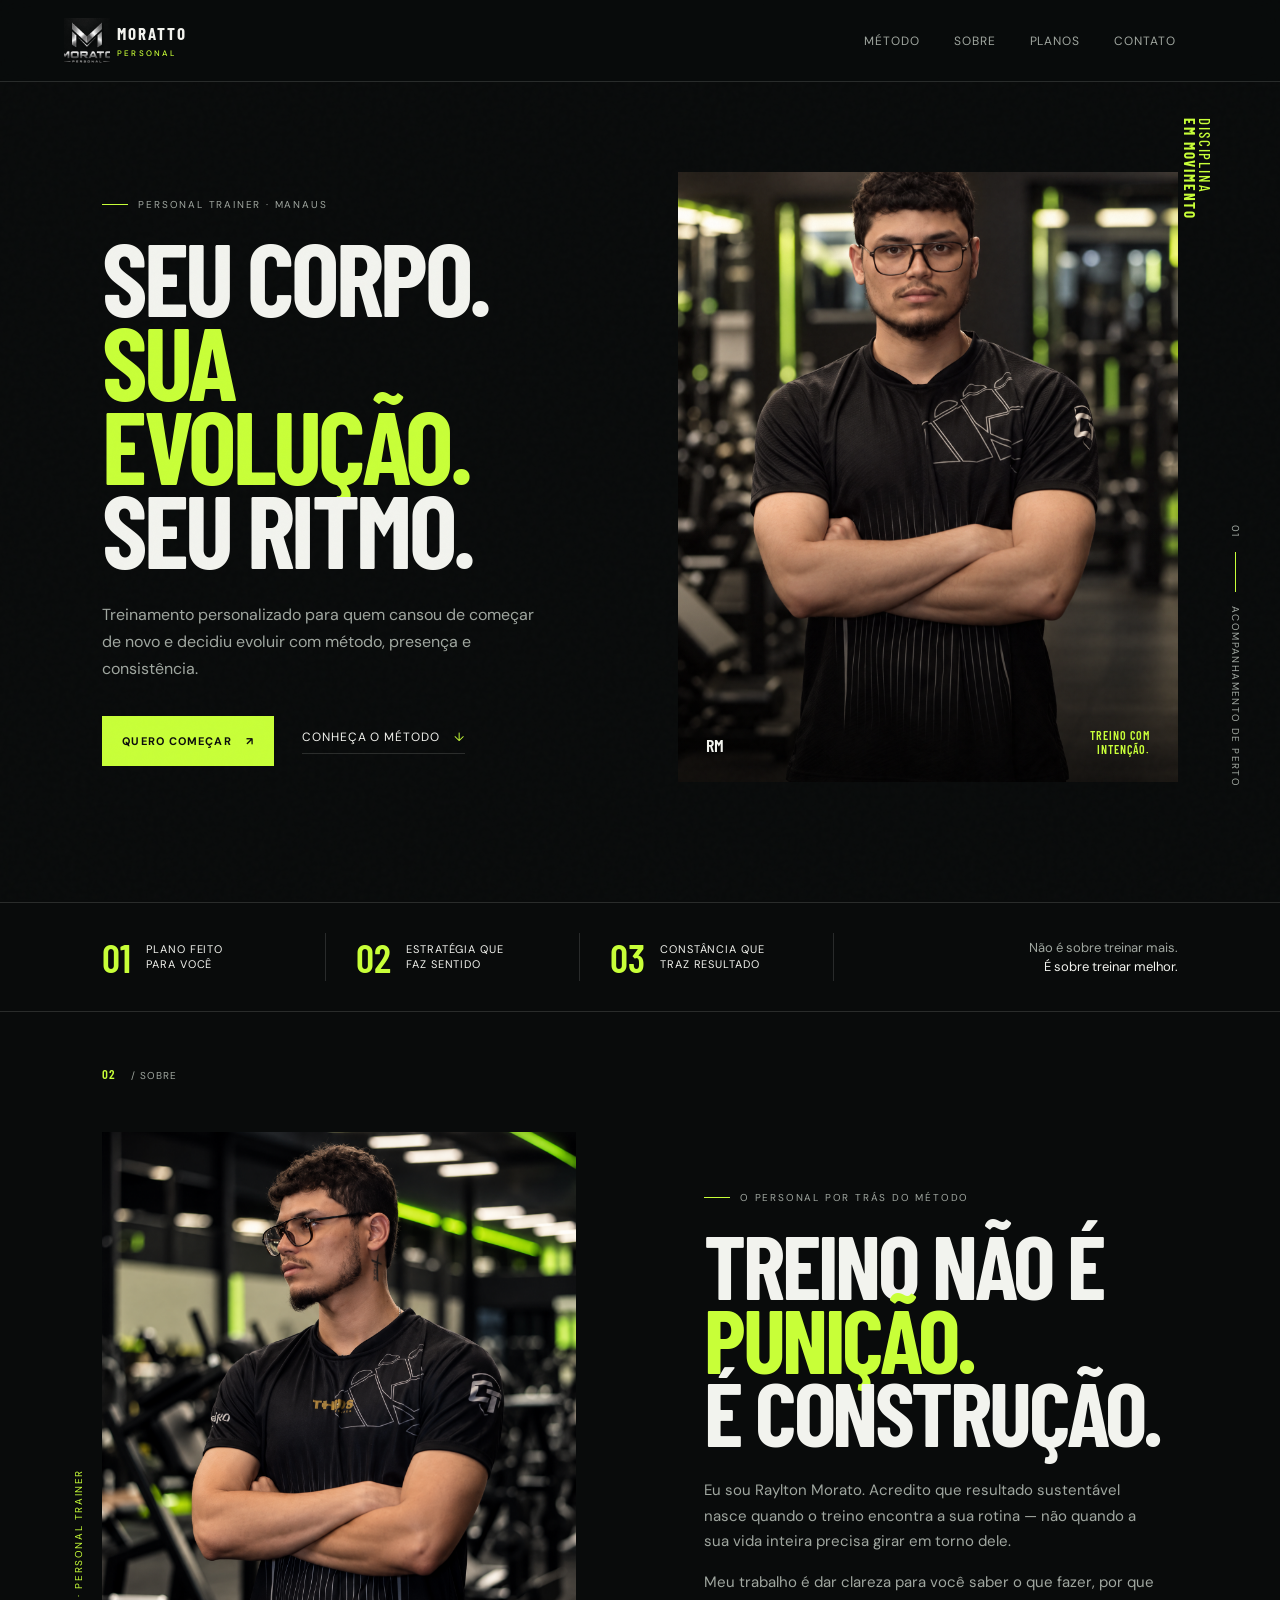
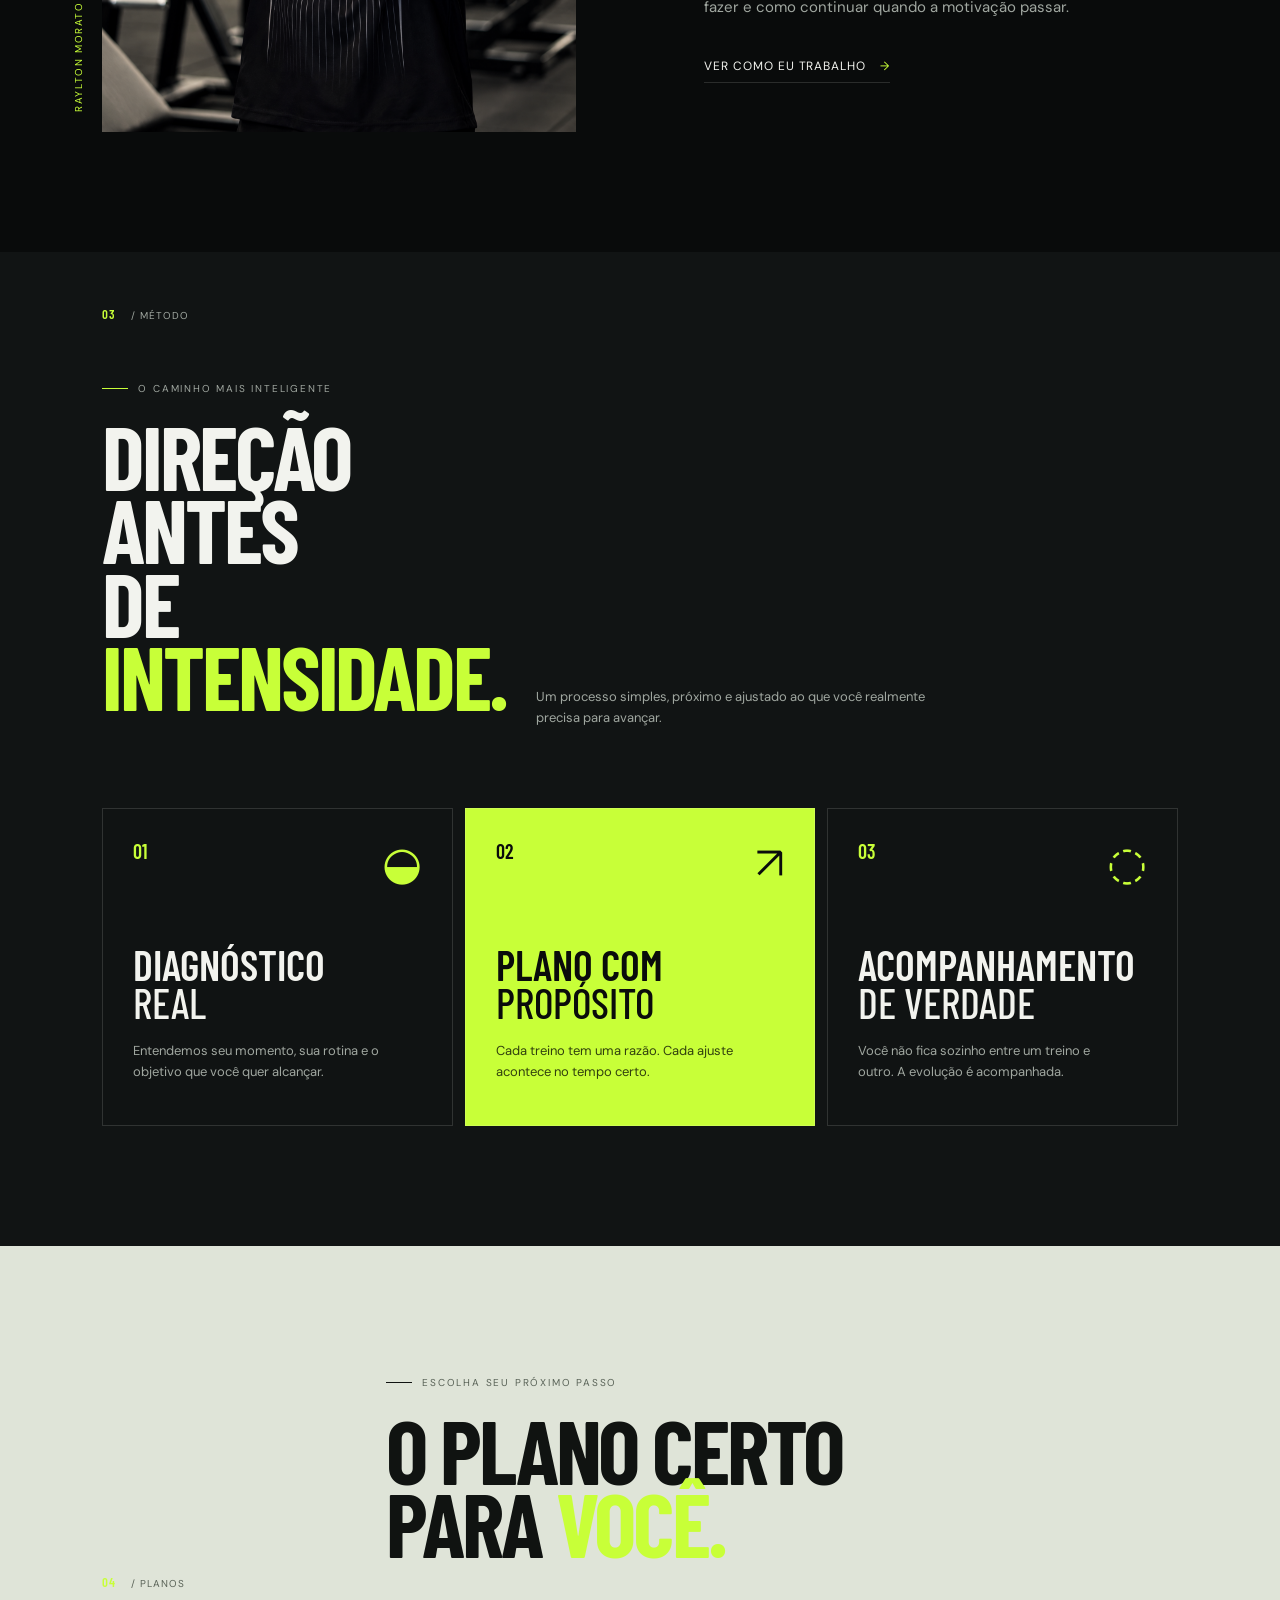
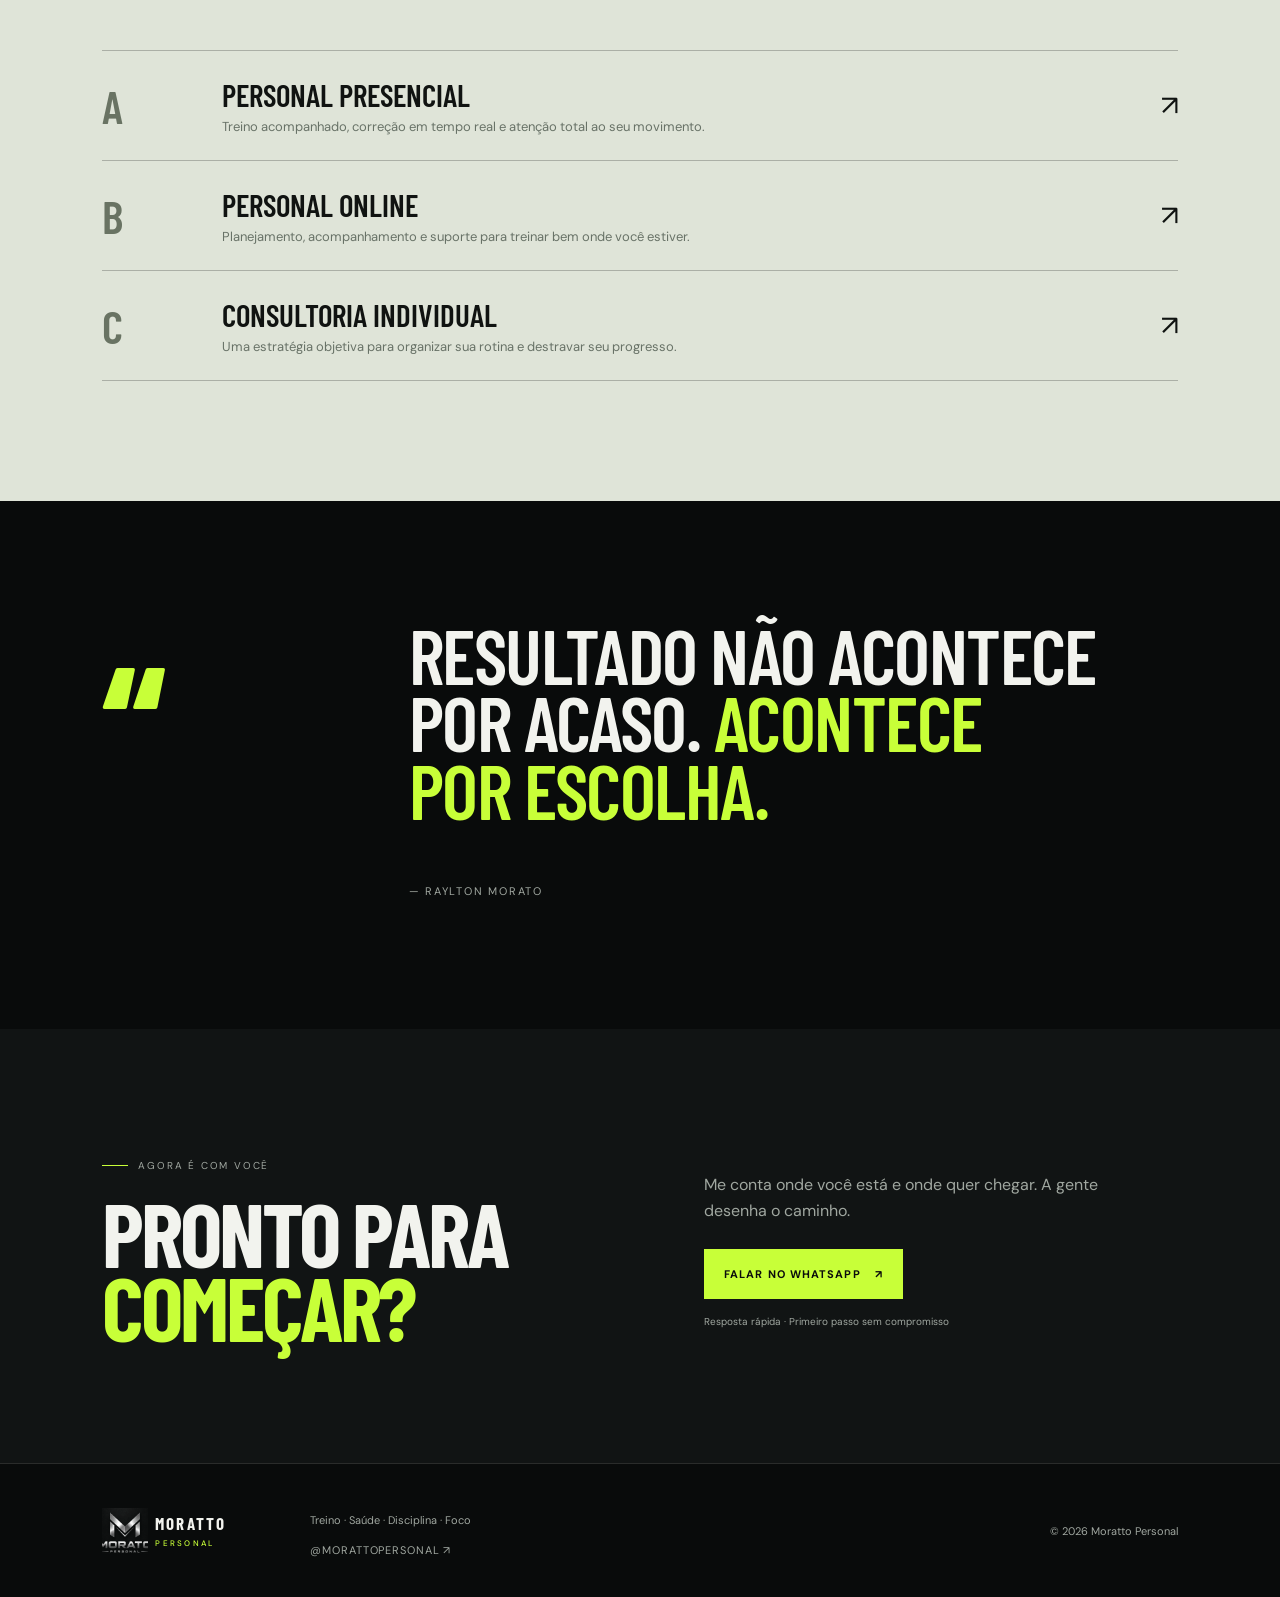
<file: index.html>
<!doctype html>
<html lang="pt-BR">
<head>
  <meta charset="utf-8"><meta name="viewport" content="width=device-width,initial-scale=1">
  <meta name="description" content="Moratto Personal — treinamento individual, estratégia e acompanhamento para evoluir com consistência.">
  <title>Moratto Personal — Evolua com direção</title>
  <link rel="icon" href="assets/favicon.svg" type="image/svg+xml">
  <link rel="preconnect" href="https://fonts.googleapis.com"><link rel="preconnect" href="https://fonts.gstatic.com" crossorigin>
  <link href="https://fonts.googleapis.com/css2?family=Barlow+Condensed:wght@500;600;700;800&family=DM+Sans:wght@400;500;700&display=swap" rel="stylesheet">
  <link rel="stylesheet" href="style.css">
</head>
<body>
  <div class="noise" aria-hidden="true"></div>
  <header class="site-header" id="top">
    <a class="brand" href="#top" aria-label="Moratto Personal, início"><img src="assets/moratto-logo-crop.jpg" alt=""><span><strong>MORATTO</strong><small>PERSONAL</small></span></a>
    <nav class="main-nav" aria-label="Navegação principal">
      <a href="#metodo">Método</a><a href="#sobre">Sobre</a><a href="#planos">Planos</a><a href="#contato">Contato</a>
    </nav>
    <button class="menu-toggle" type="button" aria-label="Abrir menu" aria-expanded="false"><span></span><span></span></button>
  </header>
  <main>
    <section class="hero section-pad">
      <div class="hero-copy reveal"><p class="kicker"><span></span> PERSONAL TRAINER · MANAUS</p><h1>Seu corpo.<br><em>Sua evolução.</em><br>Seu ritmo.</h1><p class="hero-text">Treinamento personalizado para quem cansou de começar de novo e decidiu evoluir com método, presença e consistência.</p><div class="hero-actions"><a class="button button-lime" href="#contato">Quero começar <span>↗</span></a><a class="text-link" href="#metodo">Conheça o método <span>↓</span></a></div></div>
      <div class="hero-media reveal delay-1"><div class="image-frame"><img src="assets/raylton-hero-enhanced.png" alt="Raylton Morato em um ambiente de treino" fetchpriority="high"><div class="image-caption"><span>RM</span><span>Treino com<br>intenção.</span></div></div><div class="hero-stamp">DISCIPLINA<br><strong>EM MOVIMENTO</strong></div></div>
      <div class="hero-side-note">01 <span></span> ACOMPANHAMENTO DE PERTO</div>
    </section>
    <section class="proof-strip"><div><strong>01</strong><span>Plano feito<br>para você</span></div><div><strong>02</strong><span>Estratégia que<br>faz sentido</span></div><div><strong>03</strong><span>Constância que<br>traz resultado</span></div><p>Não é sobre treinar mais.<br><em>É sobre treinar melhor.</em></p></section>
    <section class="about section-pad" id="sobre"><div class="section-index">02 <span>/ SOBRE</span></div><div class="about-visual reveal"><img src="assets/raylton-about-enhanced.png" alt="Raylton Morato, personal trainer"><div class="vertical-label">RAYLTON MORATO · PERSONAL TRAINER</div></div><div class="about-copy reveal delay-1"><p class="kicker"><span></span> O PERSONAL POR TRÁS DO MÉTODO</p><h2>Treino não é<br><em>punição.</em><br>É construção.</h2><p>Eu sou Raylton Morato. Acredito que resultado sustentável nasce quando o treino encontra a sua rotina — não quando a sua vida inteira precisa girar em torno dele.</p><p>Meu trabalho é dar clareza para você saber o que fazer, por que fazer e como continuar quando a motivação passar.</p><a class="text-link" href="#metodo">Ver como eu trabalho <span>→</span></a></div></section>
    <section class="method section-pad" id="metodo"><div class="method-top"><div class="section-index">03 <span>/ MÉTODO</span></div><div><p class="kicker"><span></span> O CAMINHO MAIS INTELIGENTE</p><h2>Direção antes<br>de <em>intensidade.</em></h2></div><p class="method-intro">Um processo simples, próximo e ajustado ao que você realmente precisa para avançar.</p></div><div class="method-grid"><article class="method-card reveal"><span class="card-number">01</span><div class="line-icon">◒</div><h3>Diagnóstico<br><em>real</em></h3><p>Entendemos seu momento, sua rotina e o objetivo que você quer alcançar.</p></article><article class="method-card featured reveal delay-1"><span class="card-number">02</span><div class="line-icon">↗</div><h3>Plano com<br><em>propósito</em></h3><p>Cada treino tem uma razão. Cada ajuste acontece no tempo certo.</p></article><article class="method-card reveal delay-2"><span class="card-number">03</span><div class="line-icon">◌</div><h3>Acompanhamento<br><em>de verdade</em></h3><p>Você não fica sozinho entre um treino e outro. A evolução é acompanhada.</p></article></div></section>
    <section class="plans section-pad" id="planos"><div class="section-heading"><div class="section-index">04 <span>/ PLANOS</span></div><div><p class="kicker"><span></span> ESCOLHA SEU PRÓXIMO PASSO</p><h2>O plano certo<br>para <em>você.</em></h2></div></div><div class="plan-list"><article class="plan reveal"><span class="plan-id">A</span><div><h3>Personal presencial</h3><p>Treino acompanhado, correção em tempo real e atenção total ao seu movimento.</p></div><a href="#contato" aria-label="Conhecer Personal presencial">↗</a></article><article class="plan reveal delay-1"><span class="plan-id">B</span><div><h3>Personal online</h3><p>Planejamento, acompanhamento e suporte para treinar bem onde você estiver.</p></div><a href="#contato" aria-label="Conhecer Personal online">↗</a></article><article class="plan reveal delay-2"><span class="plan-id">C</span><div><h3>Consultoria individual</h3><p>Uma estratégia objetiva para organizar sua rotina e destravar seu progresso.</p></div><a href="#contato" aria-label="Conhecer Consultoria individual">↗</a></article></div></section>
    <section class="quote section-pad"><div class="quote-mark">“</div><blockquote>Resultado não acontece<br>por acaso. <em>Acontece<br>por escolha.</em></blockquote><p>— RAYLTON MORATO</p></section>
    <section class="contact section-pad" id="contato"><div class="contact-inner"><div><p class="kicker"><span></span> AGORA É COM VOCÊ</p><h2>Pronto para<br><em>começar?</em></h2></div><div class="contact-action"><p>Me conta onde você está e onde quer chegar. A gente desenha o caminho.</p><a class="button button-lime" href="https://wa.me/5500000000000" target="_blank" rel="noopener">Falar no WhatsApp <span>↗</span></a><small>Resposta rápida · Primeiro passo sem compromisso</small></div></div></section>
  </main>
  <footer class="site-footer"><a class="brand" href="#top"><img src="assets/moratto-logo-crop.jpg" alt=""><span><strong>MORATTO</strong><small>PERSONAL</small></span></a><div><p>Treino · Saúde · Disciplina · Foco</p><a href="https://instagram.com/morattopersonal" target="_blank" rel="noopener">@morattopersonal ↗</a></div><p class="copyright">© 2026 Moratto Personal</p></footer>
  <script src="script.js"></script>
</body>
</html>
</file>
<file: style.css>
@import url('https://fonts.googleapis.com/css2?family=Barlow+Condensed:wght@500;600;700;800&family=DM+Sans:wght@400;500;700&display=swap');
:root{--bg:#090b0b;--panel:#111414;--ink:#f2f3ee;--muted:#a0a7a0;--lime:#c8ff38;--line:rgba(242,243,238,.14);--condensed:'Barlow Condensed',sans-serif;--sans:'DM Sans',sans-serif}*{box-sizing:border-box}html{scroll-behavior:smooth}body{margin:0;background:var(--bg);color:var(--ink);font-family:var(--sans);overflow-x:hidden}.noise{position:fixed;inset:0;z-index:10;pointer-events:none;opacity:.04;background-image:url("data:image/svg+xml,%3Csvg viewBox='0 0 180 180' xmlns='http://www.w3.org/2000/svg'%3E%3Cfilter id='n'%3E%3CfeTurbulence type='fractalNoise' baseFrequency='.9' numOctaves='4' stitchTiles='stitch'/%3E%3C/filter%3E%3Crect width='100%25' height='100%25' filter='url(%23n)' opacity='.45'/%3E%3C/svg%3E")}.site-header{height:82px;display:flex;align-items:center;justify-content:space-between;padding:0 5vw;border-bottom:1px solid var(--line);position:relative;z-index:20;background:rgba(9,11,11,.82);backdrop-filter:blur(16px)}.brand{display:flex;width:178px;height:52px;overflow:hidden;align-items:center;gap:7px;text-decoration:none}.brand img{width:46px;height:46px;object-fit:cover;object-position:center;mix-blend-mode:screen}.brand span{display:flex;flex-direction:column;line-height:.85}.brand strong{font:700 17px var(--condensed);letter-spacing:.12em;color:var(--ink)}.brand small{font:500 8px var(--sans);letter-spacing:.28em;color:var(--lime);margin-top:5px}.main-nav{display:flex;gap:34px;margin-left:auto;margin-right:40px}.main-nav a,.text-link,.site-footer a{color:var(--ink);text-decoration:none;font-size:12px;letter-spacing:.08em;text-transform:uppercase}.main-nav a{color:var(--muted);transition:color .2s}.main-nav a:hover,.site-footer a:hover{color:var(--lime)}.header-cta{border:1px solid var(--line);color:var(--ink);text-decoration:none;padding:12px 16px;font-size:11px;text-transform:uppercase;letter-spacing:.08em}.header-cta span,.button span{color:var(--lime);margin-left:14px}.menu-toggle{display:none;background:transparent;border:0}.section-pad{padding:120px 8vw;position:relative}.hero{min-height:740px;display:grid;grid-template-columns:1fr 1fr;gap:6vw;align-items:center;padding-top:90px}.kicker{font-size:10px;color:var(--muted);letter-spacing:.18em;text-transform:uppercase;display:flex;align-items:center;gap:10px}.kicker span{width:26px;height:1px;background:var(--lime);display:inline-block}.hero h1,.about h2,.method h2,.plans h2,.contact h2{font:700 clamp(64px,8vw,126px)/.82 var(--condensed);letter-spacing:-.035em;text-transform:uppercase;margin:24px 0 30px}.hero h1 em,.about h2 em,.method h2 em,.plans h2 em,.contact h2 em,.quote em{font-style:normal;color:var(--lime)}.hero-text{font-size:16px;line-height:1.7;color:var(--muted);max-width:450px}.hero-actions{display:flex;align-items:center;gap:28px;margin-top:34px}.button{display:inline-flex;align-items:center;text-decoration:none;text-transform:uppercase;font-size:11px;letter-spacing:.1em;font-weight:700;padding:18px 20px}.button-lime{background:var(--lime);color:#0b0d0c}.button-lime span{color:#0b0d0c}.text-link{border-bottom:1px solid var(--line);padding-bottom:8px}.text-link span{color:var(--lime);margin-left:10px}.hero-media{position:relative}.image-frame{height:610px;position:relative;overflow:hidden;background:#1a1d1c}.image-frame:after{content:'';position:absolute;inset:0;background:linear-gradient(180deg,transparent 55%,rgba(0,0,0,.75))}.image-frame img{width:100%;height:100%;object-fit:cover;object-position:center;filter:saturate(.85)}.image-caption{position:absolute;z-index:2;bottom:26px;left:28px;right:28px;display:flex;justify-content:space-between;align-items:end;font:600 18px var(--condensed);text-transform:uppercase}.image-caption span:last-child{text-align:right;letter-spacing:.08em;font-size:12px;color:var(--lime)}.hero-stamp{position:absolute;right:-34px;top:48px;color:var(--lime);font:500 15px/1 var(--condensed);letter-spacing:.12em;transform:rotate(90deg);transform-origin:right top}.hero-side-note{position:absolute;right:3vw;bottom:115px;color:var(--muted);font-size:10px;letter-spacing:.14em;writing-mode:vertical-rl;display:flex;gap:14px;align-items:center}.hero-side-note span{height:40px;width:1px;background:var(--lime)}.proof-strip{border-top:1px solid var(--line);border-bottom:1px solid var(--line);display:grid;grid-template-columns:repeat(3,1fr) 1.4fr;padding:30px 8vw;gap:30px}.proof-strip div{display:flex;align-items:center;gap:15px;border-right:1px solid var(--line)}.proof-strip strong{font:600 40px var(--condensed);color:var(--lime)}.proof-strip span{font-size:11px;text-transform:uppercase;line-height:1.35;letter-spacing:.08em}.proof-strip p{margin:0;align-self:center;text-align:right;color:var(--muted);font-size:13px;line-height:1.5}.proof-strip em{color:var(--ink);font-style:normal}.section-index{font:600 13px var(--condensed);color:var(--lime);letter-spacing:.08em}.section-index span{font:400 10px var(--sans);color:var(--muted);margin-left:10px}.about{display:grid;grid-template-columns:1fr 1fr;gap:10vw;align-items:center}.about>.section-index,.method-top>.section-index{position:absolute;left:8vw;top:54px}.about-visual{height:600px;position:relative}.about-visual img{width:100%;height:100%;object-fit:cover;object-position:center}.vertical-label{position:absolute;bottom:20px;left:-30px;writing-mode:vertical-rl;transform:rotate(180deg);font-size:10px;letter-spacing:.16em;color:var(--lime)}.about-copy{max-width:510px}.about-copy h2,.method h2,.plans h2,.contact h2{font-size:clamp(60px,7vw,100px)}.about-copy>p:not(.kicker){color:var(--muted);line-height:1.7;font-size:15px;max-width:450px}.about-copy .text-link{display:inline-block;margin-top:22px}.method{background:var(--panel)}.method-top,.section-heading{display:grid;grid-template-columns:1fr 2fr 1fr;gap:30px;align-items:end}.method-intro{color:var(--muted);font-size:13px;line-height:1.6;margin:0 0 14px}.method-grid{display:grid;grid-template-columns:repeat(3,1fr);gap:12px;margin-top:65px}.method-card{min-height:300px;padding:30px;border:1px solid var(--line);position:relative;background:#101313;transition:transform .3s,border-color .3s}.method-card:hover{transform:translateY(-6px);border-color:var(--lime)}.method-card.featured{background:var(--lime);color:#0a0c0b}.method-card.featured .card-number,.method-card.featured .line-icon{color:#0a0c0b}.card-number{color:var(--lime);font:600 20px var(--condensed)}.line-icon{position:absolute;right:30px;top:24px;font-size:46px;font-weight:300;color:var(--lime)}.method-card h3{font:600 42px/.9 var(--condensed);text-transform:uppercase;margin:82px 0 20px}.method-card h3 em{font-style:normal;font-weight:500}.method-card p{font-size:13px;line-height:1.55;color:var(--muted);max-width:250px}.featured p{color:#31400e}.plans{background:#dfe4d8;color:#101311}.plans .kicker,.plans .section-index span{color:#596257}.plans .kicker span{background:#101311}.plan-list{margin-top:60px}.plan{border-top:1px solid rgba(16,19,17,.25);padding:25px 0;display:grid;grid-template-columns:90px 1fr 50px;align-items:center;gap:30px}.plan:last-child{border-bottom:1px solid rgba(16,19,17,.25)}.plan-id{font:600 46px var(--condensed);color:#697363}.plan h3{font:600 31px var(--condensed);text-transform:uppercase;margin:0 0 5px}.plan p{font-size:13px;color:#687267;margin:0}.plan>a{color:#101311;text-decoration:none;font-size:28px;text-align:right}.quote{display:grid;grid-template-columns:1fr 3fr;gap:50px;align-items:center;min-height:470px}.quote-mark{font:700 180px/.7 var(--condensed);color:var(--lime)}blockquote{font:600 clamp(46px,6vw,82px)/.88 var(--condensed);text-transform:uppercase;margin:0;letter-spacing:-.02em}blockquote+p{grid-column:2;color:var(--muted);font-size:11px;letter-spacing:.16em}.contact{background:#111414}.contact-inner{display:grid;grid-template-columns:1fr 1fr;align-items:end;gap:10vw}.contact h2{margin-bottom:0}.contact-action{max-width:410px;padding-bottom:15px}.contact-action p{font-size:16px;line-height:1.6;color:var(--muted);margin-bottom:26px}.contact-action small{display:block;color:var(--muted);font-size:10px;margin-top:16px}.site-footer{padding:38px 8vw;border-top:1px solid var(--line);display:flex;align-items:center;justify-content:space-between;gap:30px}.site-footer .brand{width:178px;height:52px}.site-footer .brand img{width:46px;height:46px}.site-footer p,.site-footer a{font-size:11px;color:var(--muted);text-decoration:none}.copyright{margin-left:auto}.reveal{opacity:0;transform:translateY(20px);transition:opacity .7s,transform .7s}.reveal.visible{opacity:1;transform:none}.delay-1{transition-delay:.12s}.delay-2{transition-delay:.22s}@media(max-width:850px){.site-header{height:70px;padding:0 6vw}.main-nav,.header-cta{display:none}.menu-toggle{display:grid;gap:6px;padding:10px}.menu-toggle span{display:block;width:23px;height:1px;background:var(--ink)}.menu-toggle.open span:first-child{transform:translateY(3px) rotate(45deg)}.menu-toggle.open span:last-child{transform:translateY(-4px) rotate(-45deg)}.main-nav.open{display:flex;position:absolute;left:0;right:0;top:70px;background:var(--bg);padding:24px 6vw;flex-direction:column;gap:20px;border-bottom:1px solid var(--line)}.section-pad{padding:86px 6vw}.hero{display:flex;flex-direction:column;align-items:stretch;gap:55px;min-height:0;padding-top:80px}.hero h1{font-size:clamp(70px,18vw,110px)}.hero-media{margin:0 5vw}.image-frame{height:520px}.hero-stamp{right:-24px}.hero-side-note{display:none}.proof-strip{grid-template-columns:1fr 1fr;padding:24px 6vw;gap:20px}.proof-strip div:nth-child(2){border-right:0}.proof-strip div:nth-child(3){border-top:1px solid var(--line);padding-top:18px}.proof-strip p{grid-column:1/-1;text-align:left;border-top:1px solid var(--line);padding-top:18px}.about,.contact-inner{display:flex;flex-direction:column;align-items:stretch;gap:45px}.about-visual{height:500px;margin:0 5vw}.vertical-label{left:-22px}.method-top,.section-heading{display:block}.method-intro{max-width:350px;margin-top:25px}.method-grid{grid-template-columns:1fr;margin-top:40px}.method-card{min-height:260px}.quote{display:block;min-height:0}.quote-mark{font-size:130px;margin-bottom:20px}.quote blockquote{font-size:60px}.quote p{margin:30px 0 0}.site-footer{flex-wrap:wrap;padding:30px 6vw}.copyright{width:100%;margin-left:0}}
</file>
